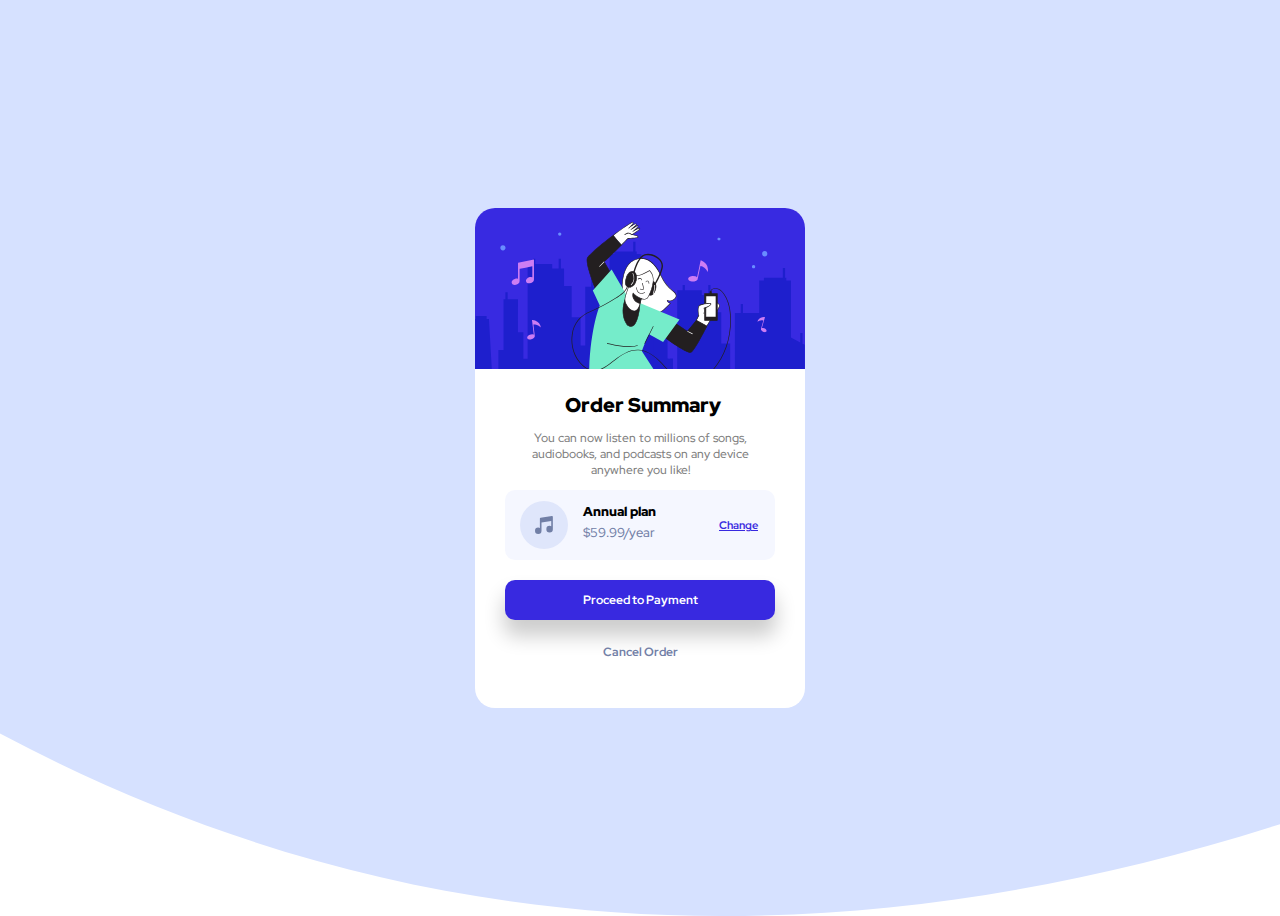
<file: 2nd Challenge/index.html>
<!DOCTYPE html>
<html lang="en">
<head>
  <meta charset="UTF-8">
  <meta name="viewport" content="width=device-width, initial-scale=1.0"> <!-- displays site properly based on user's device -->

  <link rel="icon" type="image/png" sizes="32x32" href="./images/favicon-32x32.png">
  <title>Frontend Mentor | Order summary card</title>

  <link rel="preconnect" href="https://fonts.googleapis.com">
  <link rel="preconnect" href="https://fonts.gstatic.com" crossorigin>
  <link href="https://fonts.googleapis.com/css2?family=Red+Hat+Display:wght@500;700;900&display=swap" rel="stylesheet">

  <link rel="stylesheet" href="style.css">

  <!-- Feel free to remove these styles or customise in your own stylesheet 👍 -->
  <style>
    .attribution { font-size: 11px; text-align: center; }
    .attribution a { color: hsl(228, 45%, 44%); }
  </style>
</head>
<body>
<div class="form">
  <div class="container">
    <img src="./images/illustration-hero.svg" alt="">
    <div class="summary">Order Summary</div>
    <p>You can now listen to millions of songs, audiobooks, and podcasts on any 
      device anywhere you like!</p>
      <div class="annual-plan">
        <svg xmlns="http://www.w3.org/2000/svg" width="48" height="48"><g fill="none" fill-rule="evenodd"><circle cx="24" cy="24" r="24" fill="#DFE6FB"/><path fill="#717FA6" fill-rule="nonzero" d="M32.574 15.198a.81.81 0 00-.646-.19L20.581 16.63a.81.81 0 00-.696.803V26.934a3.232 3.232 0 00-1.632-.44A3.257 3.257 0 0015 29.747 3.257 3.257 0 0018.253 33a3.257 3.257 0 003.253-3.253v-8.37l9.726-1.39v5.327a3.232 3.232 0 00-1.631-.441 3.257 3.257 0 00-3.254 3.253 3.257 3.257 0 003.254 3.253 3.257 3.257 0 003.253-3.253V15.81a.81.81 0 00-.28-.613z"/></g></svg>
        <div class="annual">
          <span class="black">Annual plan</span>
          <span class="grey">$59.99/year</span>
        </div>
        <button>Change</button>
      </div>
      <button class="proceed-button">Proceed to Payment</button>
      <button class="cancel-button">Cancel Order</button>
  </div>
</div>

  
  <!-- <div class="attribution">
    Challenge by <a href="https://www.frontendmentor.io?ref=challenge" target="_blank">Frontend Mentor</a>. 
    Coded by <a href="#">Your Name Here</a>.
  </div> -->
</body>
</html>
</file>
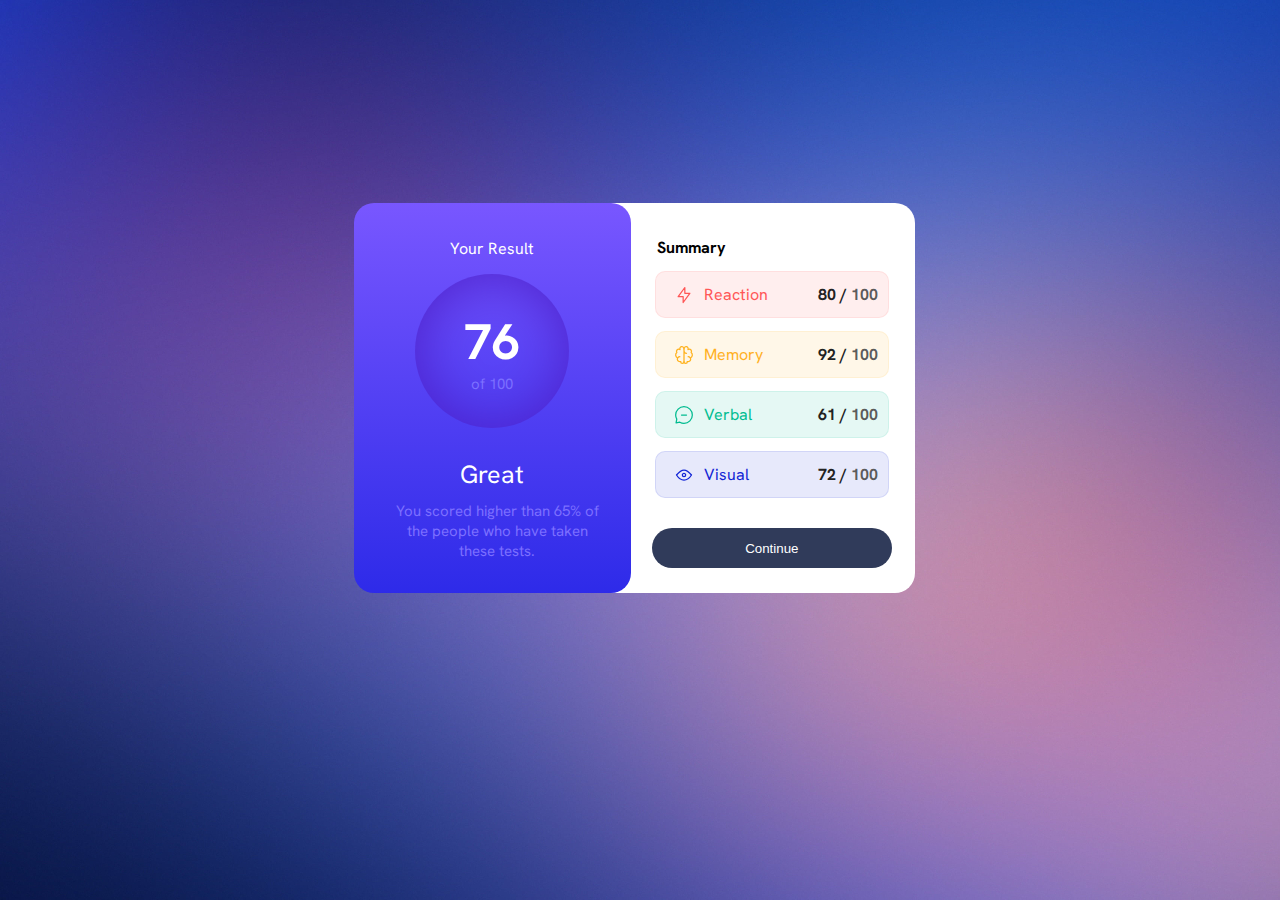
<file: front-end 1st challenge/index.html>
<!DOCTYPE html>
<html lang="en">
<head>
  <meta charset="UTF-8">
  <meta name="viewport" content="width=device-width, initial-scale=1.0"> <!-- displays site properly based on user's device -->

  <link rel="icon" type="image/png" sizes="32x32" href="./assets/images/favicon-32x32.png">
  <link rel="stylesheet" href="index.css">
  <title>Frontend Mentor | Results summary component</title>
  
  <!-- fonts -->
  <link rel="preconnect" href="https://fonts.googleapis.com">
  <link rel="preconnect" href="https://fonts.gstatic.com" crossorigin>
  <link href="https://fonts.googleapis.com/css2?family=Hanken+Grotesk:wght@500;700;800&display=swap" rel="stylesheet">
  
  <!-- Feel free to remove these styles or customise in your own stylesheet 👍 -->
  <style>
    .attribution { font-size: 11px; text-align: center; }
    .attribution a { color: hsl(228, 45%, 44%); }
  </style>
</head>
<body>
    <div class="card">
      <div class="blue-card">
        <div class="result">Your Result</div>
        <div class="circle">
          <div class="result-degree">
            <span class="first-76">76</span>
            <span class="second-100">of 100</span>
          </div>
        </div>
        <div class="great">
          Great
        </div>
        <p>
          You scored higher than 65% of the people who have taken these tests.
        </p>
      </div>
      <div class="white-card">
          <h4>
            Summary
          </h4>
          <div class="summary-sections">
            
            <div class="rection-bar">
              <div class="score-con">
              <svg xmlns="http://www.w3.org/2000/svg" width="20" height="20" fill="none" viewBox="0 0 20 20"><path stroke="#F55" stroke-linecap="round" stroke-linejoin="round" stroke-width="1.25" d="M10.833 8.333V2.5l-6.666 9.167h5V17.5l6.666-9.167h-5Z"/></svg>
              <span>Reaction</span>
              </div>
              <span class="black-text">80 /<span class="grey"> 100</span> </span>
          </div>

          <div class="memory-bar">
            <div class="score-con">
              <svg xmlns="http://www.w3.org/2000/svg" width="20" height="20" fill="none" viewBox="0 0 20 20"><path stroke="#FFB21E" stroke-linecap="round" stroke-linejoin="round" stroke-width="1.25" d="M5.833 11.667a2.5 2.5 0 1 0 .834 4.858"/><path stroke="#FFB21E" stroke-linecap="round" stroke-linejoin="round" stroke-width="1.25" d="M3.553 13.004a3.333 3.333 0 0 1-.728-5.53m.025-.067a2.083 2.083 0 0 1 2.983-2.824m.199.054A2.083 2.083 0 1 1 10 3.75v12.917a1.667 1.667 0 0 1-3.333 0M10 5.833a2.5 2.5 0 0 0 2.5 2.5m1.667 3.334a2.5 2.5 0 1 1-.834 4.858"/><path stroke="#FFB21E" stroke-linecap="round" stroke-linejoin="round" stroke-width="1.25" d="M16.447 13.004a3.334 3.334 0 0 0 .728-5.53m-.025-.067a2.083 2.083 0 0 0-2.983-2.824M10 3.75a2.085 2.085 0 0 1 2.538-2.033 2.084 2.084 0 0 1 1.43 2.92m-.635 12.03a1.667 1.667 0 0 1-3.333 0"/></svg>              
              <span>Memory</span>
            </div>
            <span class="black-text">92 /<span class="grey"> 100</span> </span>
          </div>

            

            <div class="verbal-bar">
              <div class="score-con">
                <svg xmlns="http://www.w3.org/2000/svg" width="20" height="20" fill="none" viewBox="0 0 20 20"><path stroke="#00BB8F" stroke-linecap="round" stroke-linejoin="round" stroke-width="1.25" d="M7.5 10h5M10 18.333A8.333 8.333 0 1 0 1.667 10c0 1.518.406 2.942 1.115 4.167l-.699 3.75 3.75-.699A8.295 8.295 0 0 0 10 18.333Z"/></svg>
                <span>Verbal</span>
              </div> 
              <span class="black-text">61 /<span class="grey"> 100</span> </span>
            </div>


            <div class="visual-bar">
              <div class="score-con">
                <svg xmlns="http://www.w3.org/2000/svg" width="20" height="20" fill="none" viewBox="0 0 20 20"><path stroke="#1125D6" stroke-linecap="round" stroke-linejoin="round" stroke-width="1.25" d="M10 11.667a1.667 1.667 0 1 0 0-3.334 1.667 1.667 0 0 0 0 3.334Z"/><path stroke="#1125D6" stroke-linecap="round" stroke-linejoin="round" stroke-width="1.25" d="M17.5 10c-1.574 2.492-4.402 5-7.5 5s-5.926-2.508-7.5-5C4.416 7.632 6.66 5 10 5s5.584 2.632 7.5 5Z"/></svg>
              <span>Visual</span>
              </div>
              <span class="black-text">72 /<span class="grey"> 100</span> </span>
            </div>
            <button>Continue</button>
          </div>
        </div>
         
  </div>
  



  
  <!-- <div class="attribution">
    Challenge by <a href="https://www.frontendmentor.io?ref=challenge" target="_blank">Frontend Mentor</a>. 
    Coded by <a href="#">Your Name Here</a>.
  </div> -->
</body>
</html>
</file>
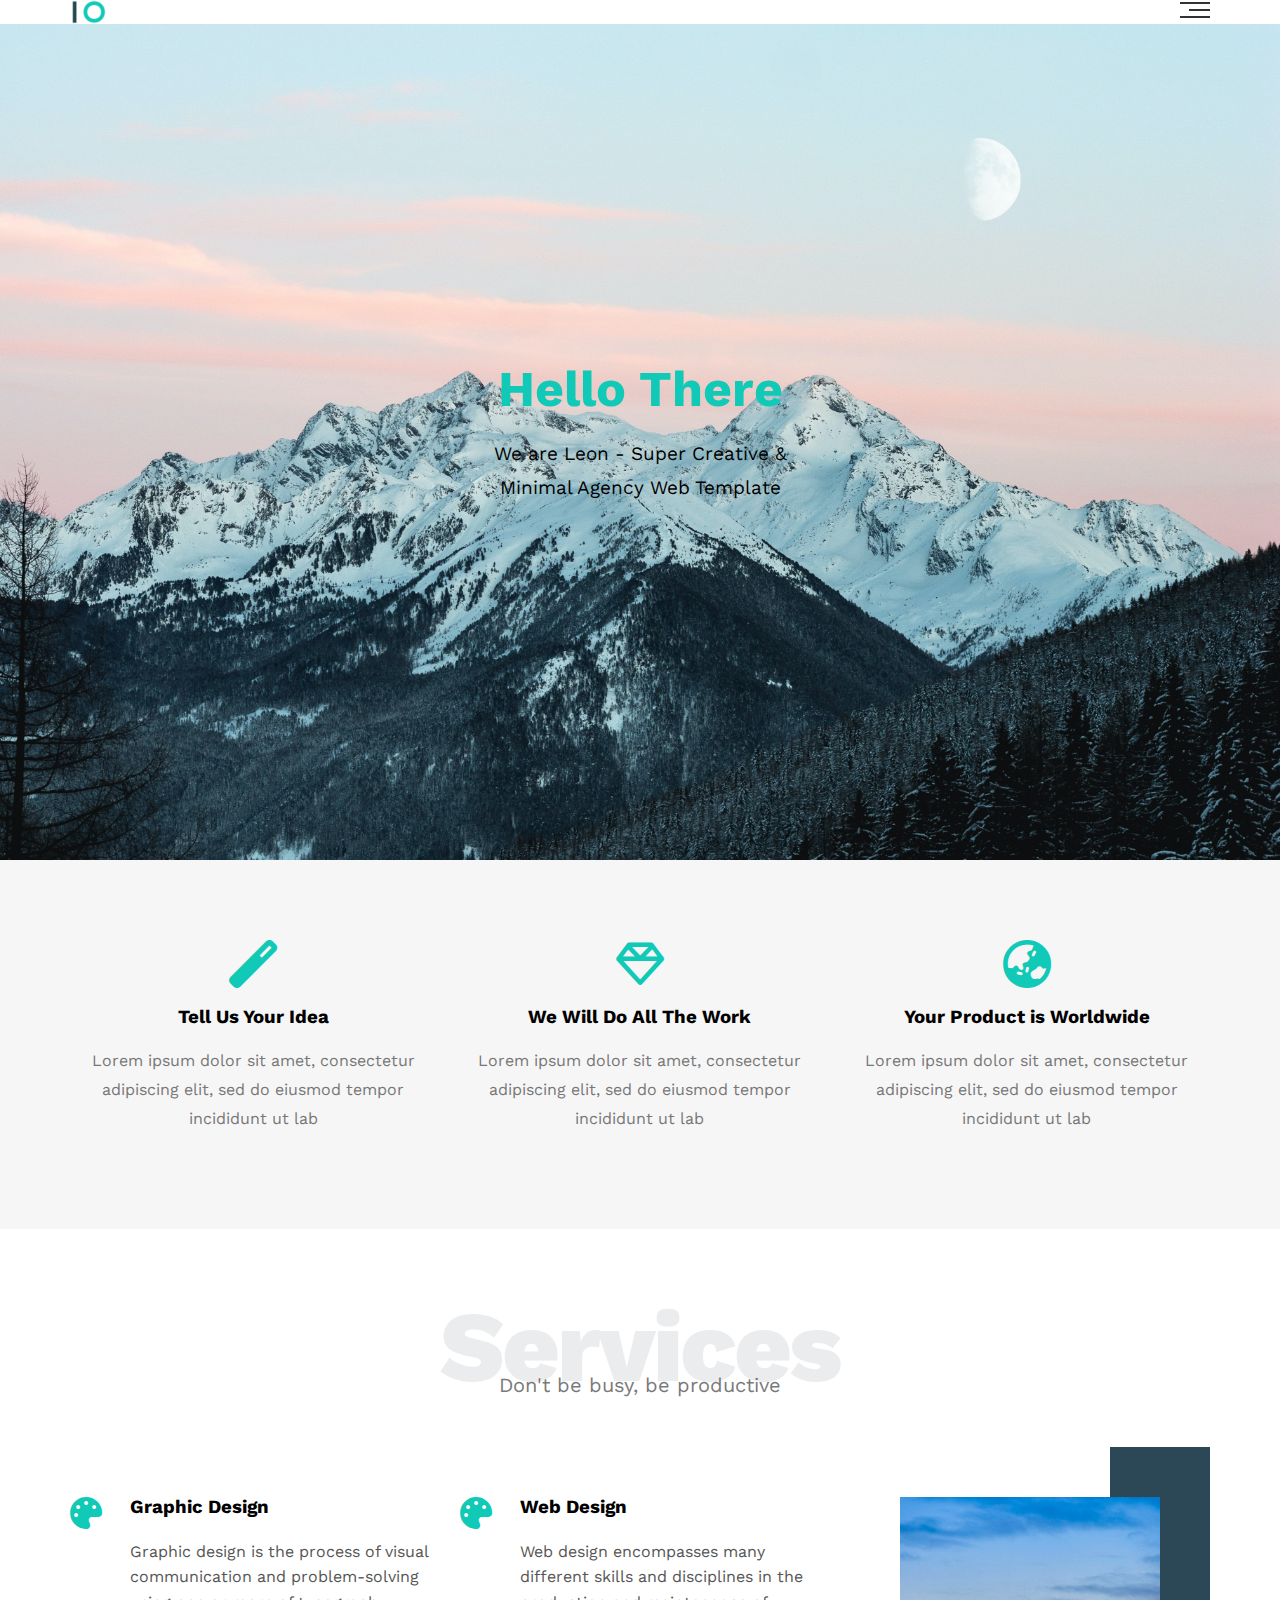
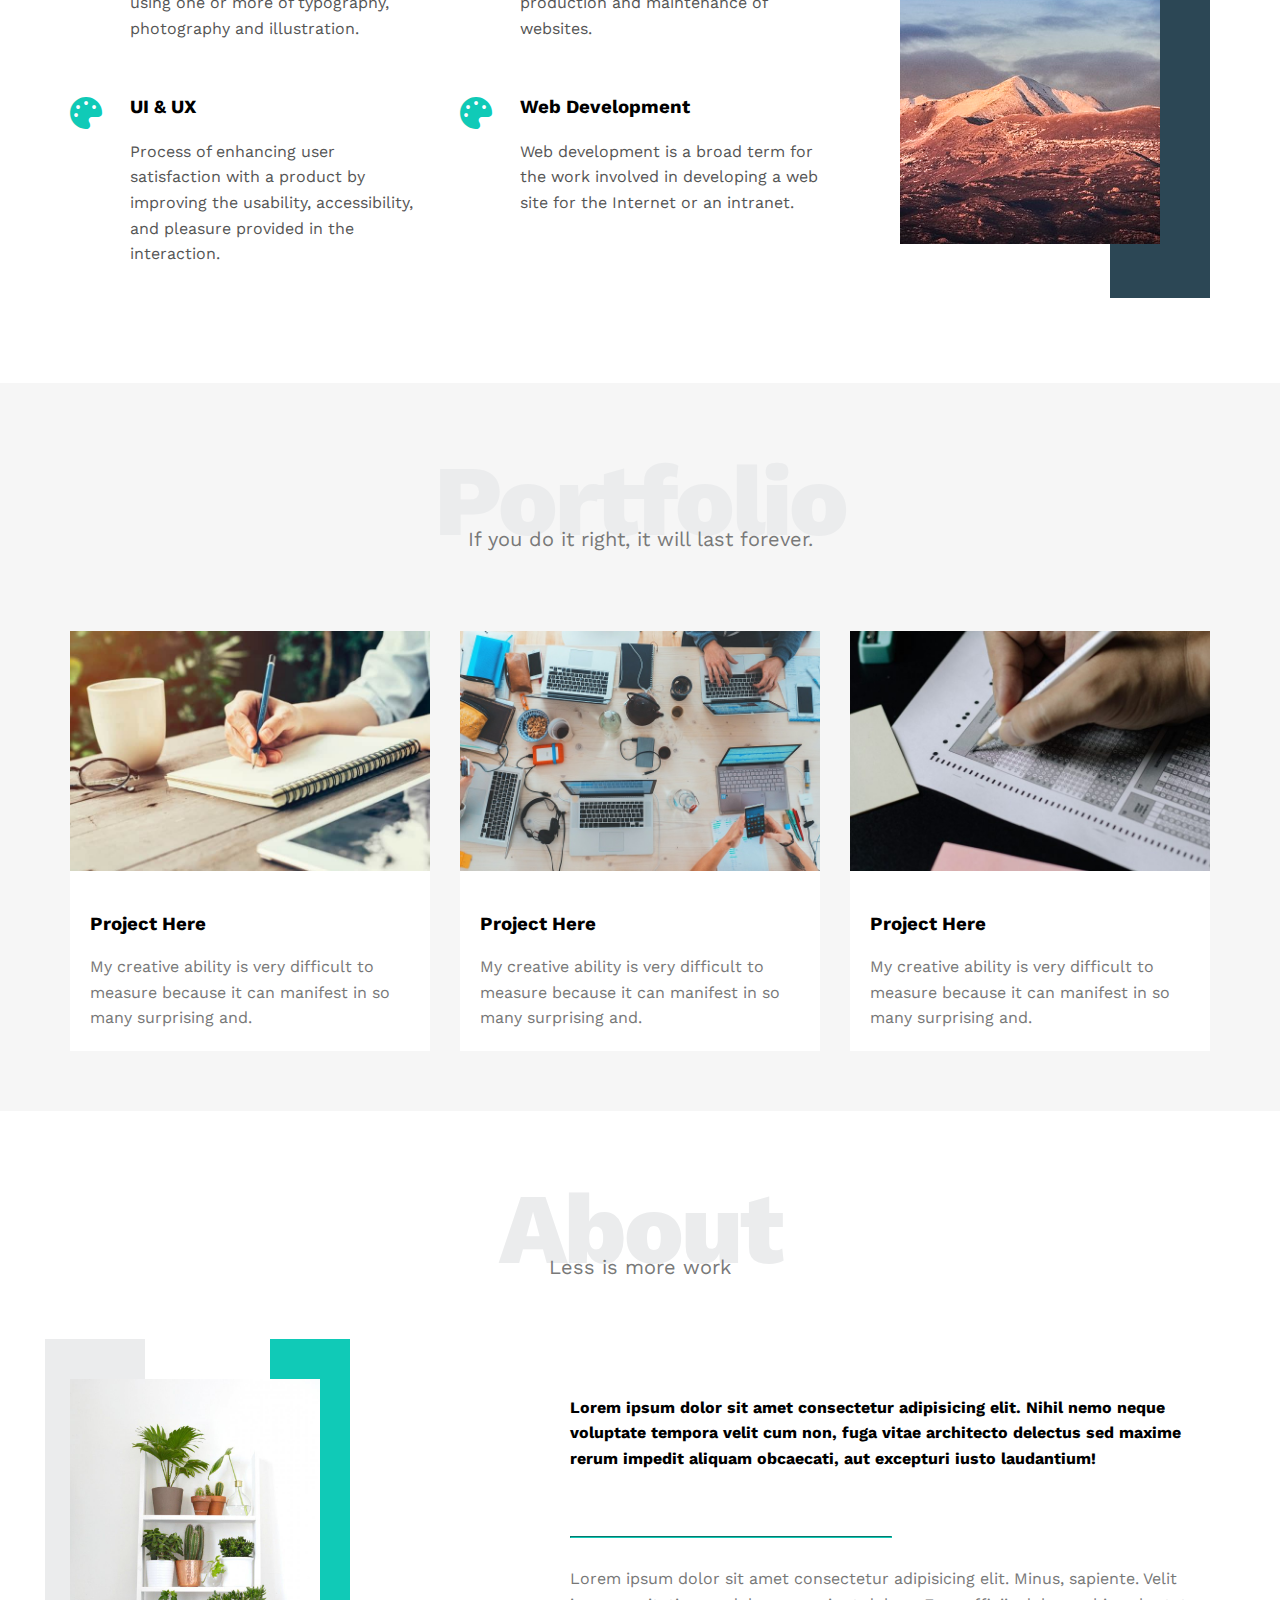
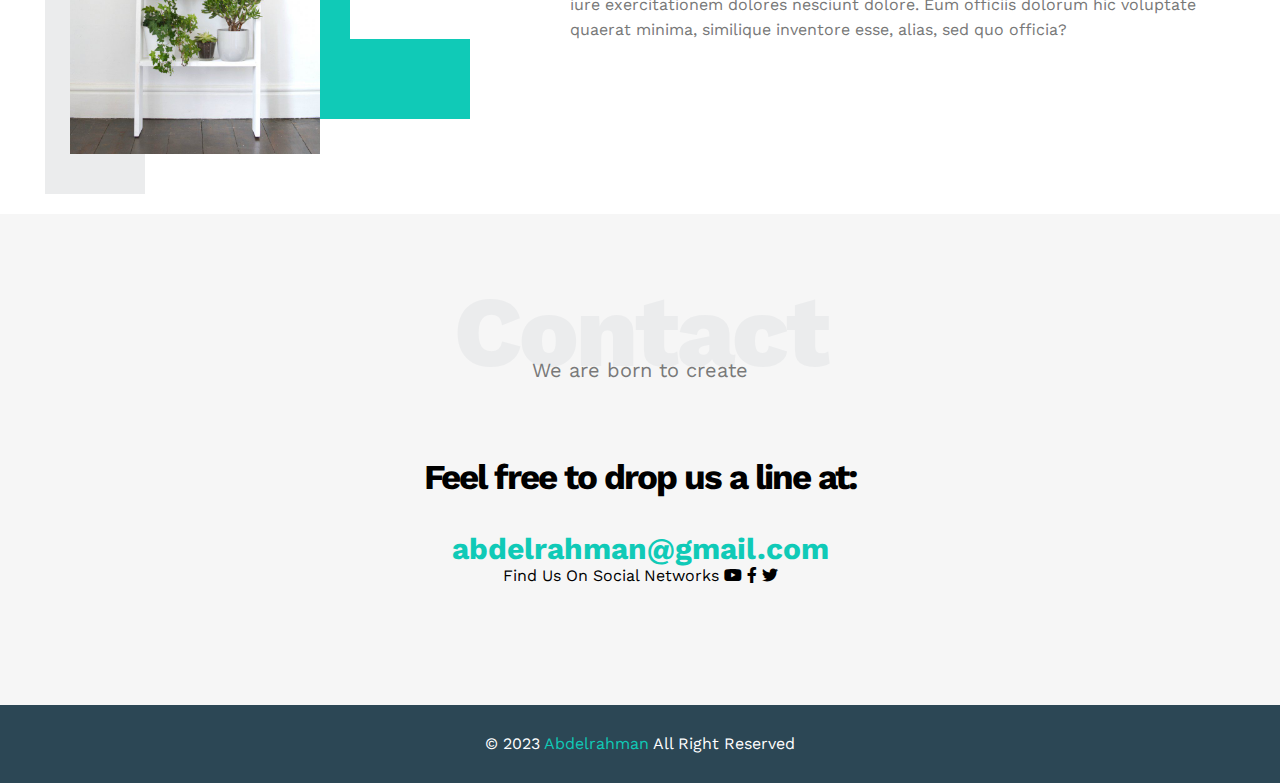
<file: TEMPLATE_1/index.html>
<!DOCTYPE html>
<html lang="en">

<head>
    <meta charset="UTF-8">
    <meta name="viewport" content="width=device-width, initial-scale=1.0">
    <title>Leon Template one</title>
    <!-- Main Template CSS File -->
    <link rel="stylesheet" href="css/leon.css">
    <!-- Render All Elements Normally -->
    <link rel="stylesheet" href="css/normalize.css">
    <!-- Font Awesome Library -->
    <link rel="stylesheet" href="css/all.min.css">
    <!-- Google Fonts -->
    <link rel="preconnect" href="https://fonts.googleapis.com">
    <link rel="preconnect" href="https://fonts.gstatic.com" crossorigin>
    <link href="https://fonts.googleapis.com/css2?family=Work+Sans:wght@200;300;400;500;600;700;800&display=swap"
        rel="stylesheet">

</head>

<body>
    <!-- Start Header -->
    <div class="header">
        <div class="container">
            <img class="logo" src="images/logo.png" alt="">
            <div class="links">
                <div class="icon">
                    <span></span>
                    <span></span>
                    <span></span>
                </div>
                <ul>
                    <li><a href="#services">Services</a></li>
                    <li><a href="#portofolio">Portofolio</a></li>
                    <li><a href="#About">About</a></li>
                    <li><a href="#contact">Contact</a></li>
                </ul>
            </div>
        </div>
    </div>
    <!-- End Header -->
    <!-- Start Landing Section -->
    <div class="landing">
        <div class="intro-text">
            <h1>Hello There</h1>
            <p>We are Leon - Super Creative &
                <br>Minimal Agency Web Template
            </p>
        </div>
    </div>
    <!-- End Landing Section -->
    <!-- Start Features -->
    <div class="features">
        <div class="container">
            <div class="feat">
                <i class="fas fa-magic fa-3x"></i>
                <h3>Tell Us Your Idea</h3>
                <p>Lorem ipsum dolor sit amet, consectetur adipiscing elit, sed do eiusmod tempor incididunt ut lab</p>
            </div>
            <div class="feat">
                <i class="far fa-gem fa-3x"></i>
                <h3>We Will Do All The Work</h3>
                <p>Lorem ipsum dolor sit amet, consectetur adipiscing elit, sed do eiusmod tempor incididunt ut lab</p>
            </div>
            <div class="feat">
                <i class="fas fa-globe-asia fa-3x"></i>
                <h3>Your Product is Worldwide</h3>
                <p>Lorem ipsum dolor sit amet, consectetur adipiscing elit, sed do eiusmod tempor incididunt ut lab</p>
            </div>
        </div>
    </div>
    <!-- End Features  -->
    <!-- Start services -->
    <div class="services">
        <div class="container">
            <h2 class="special-heading">Services</h2>
            <p>Don't be busy, be productive</p>
            <div class="services-content">
                <div class="col">
                    <!-- start service -->
                    <div class="srv">
                        <i class="fas fa-palette fa-2x"></i>
                        <div class="text">
                            <h3>Graphic Design</h3>
                            <p>Graphic design is the process of visual communication and problem-solving using one or
                                more of typography, photography and illustration.</p>
                        </div>
                    </div>
                    <div class="srv">
                        <i class="fas fa-palette fa-2x"></i>
                        <div class="text">
                            <h3>UI & UX</h3>
                            <p>Process of enhancing user satisfaction with a product by improving the usability,
                                accessibility, and pleasure provided in the interaction.</p>
                        </div>
                    </div>
                    <!-- end service -->
                </div>
                <div class="col">
                    <!-- start service -->
                    <div class="srv">
                        <i class="fas fa-palette fa-2x"></i>
                        <div class="text">
                            <h3>Web Design</h3>
                            <p>Web design encompasses many different skills and disciplines in the production and
                                maintenance of websites.</p>
                        </div>
                    </div>
                    <div class="srv">
                        <i class="fas fa-palette fa-2x"></i>
                        <div class="text">
                            <h3>Web Development</h3>
                            <p>Web development is a broad term for the work involved in developing a web site for the
                                Internet or an intranet.</p>
                        </div>
                    </div>
                    <!-- end service -->
                </div>
                <div class="col">
                    <div class="image image-column">
                        <img src="images/mountain.jpg" alt="">
                    </div>
                </div>
            </div>
        </div>
    </div>
    <!-- End Services -->
    <!-- Start Portfolio -->
    <div class="portfolio">
        <div class="container">
            <h2 class="special-heading">Portfolio</h2>
            <p>If you do it right, it will last forever.</p>
            <div class="portfolio-content">
                <div class="card">
                    <img src="images/portfolio-1.jpg" alt="">
                    <div class="info">
                        <h3>Project Here</h3>
                        <p>My creative ability is very difficult to measure because it can manifest in so many
                            surprising and.</p>
                    </div>
                </div>
                <div class="card">
                    <img src="images/portfolio-2.jpg" alt="">
                    <div class="info">
                        <h3>Project Here</h3>
                        <p>My creative ability is very difficult to measure because it can manifest in so many
                            surprising and.</p>
                    </div>
                </div>
                <div class="card">
                    <img src="images/portfolio-3.jpg" alt="">
                    <div class="info">
                        <h3>Project Here</h3>
                        <p>My creative ability is very difficult to measure because it can manifest in so many
                            surprising and.</p>
                    </div>
                </div>
            </div>
        </div>
    </div>
    <!-- End Portfolio -->
    <!-- Start About -->
    <div class="about">
        <div class="container">
            <h2 class="special-heading">About</h2>
            <p>Less is more work</p>
            <div class="about-content">
                <div class="image">
                    <img src="images/about.jpg" alt="">
                </div>
                <div class="text">
                    <p class="p1">Lorem ipsum dolor sit amet consectetur adipisicing elit. Nihil nemo neque voluptate
                        tempora velit
                        cum non, fuga vitae architecto delectus sed maxime rerum impedit aliquam obcaecati, aut
                        excepturi iusto laudantium!</p>
                    <hr>
                    <p class="p2">Lorem ipsum dolor sit amet consectetur adipisicing elit. Minus, sapiente. Velit iure
                        exercitationem dolores nesciunt dolore. Eum officiis dolorum hic voluptate quaerat minima,
                        similique inventore esse, alias, sed quo officia?</p>

                </div>
            </div>
        </div>
    </div>
    <!-- End About -->

    <!-- Start content -->
    <div class="contact">
        <div class="container">
            <h2 class="special-heading">Contact</h2>
            <p>We are born to create</p>
            <div class="info">
                <p>Feel free to drop us a line at:</p>
                <a href="" class="link">abdelrahman@gmail.com</a>
                <div class="social">
                    Find Us On Social Networks
                    <i class="fab fa-youtube"></i>
                    <i class="fab fa-facebook-f"></i>
                    <i class="fab fa-twitter"></i>
                </div>
            </div>
        </div>
    </div>
    <!-- End content -->
    <!-- Footer -->
    <div class="footer">
        © 2023
        <span>Abdelrahman</span>
        All Right Reserved
    </div>
    <!-- Footer -->
</body>

</html>
</file>
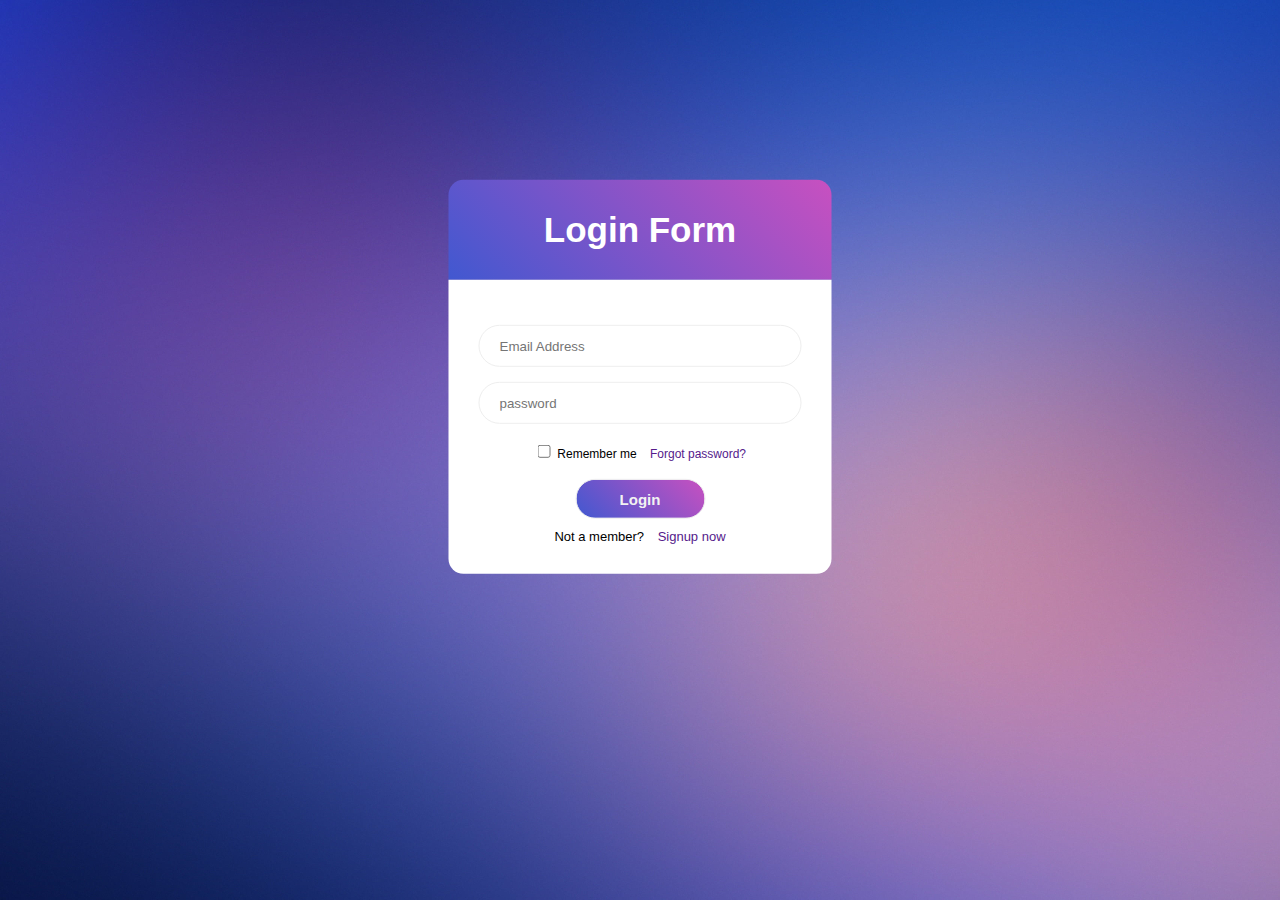
<file: Login Form/test1.html>
<!DOCTYPE html>
<html lang="en">

<head>
    <meta charset="UTF-8">
    <title>Login Form</title>
    <link rel="stylesheet" href="test1.css">
</head>

<body>
    <form class="login-form">
        <div class="log">
            <div class="title">Login Form</div>
        </div>
        <div class="tot">
            <div class="email">
                <input id="em" type="email" placeholder="Email Address" required>
            </div>
            <div class="email">
                <input id="em" type="password" placeholder="password" required>
            </div>
            <div class="check">
                <input id="check" type="checkbox">
                <label for="check">Remember me</label>
                <a href="" target="_blank" title="go to forget password page">Forgot password?</a>
            </div>
            <input type="submit" name="login-button" value="Login">
            <div class="not">
                <label for="signup">Not a member?</label>
                <a href="" id="signup" title="go to signup page">Signup now</a>
            </div>
        </div>
    </form>

</body>

</html>
</file>
<file: 2nd Challenge/style.css>
body{
    font-family: 'Red Hat Display', sans-serif;
    height: 100vh;
    background-image: url('./images/pattern-background-desktop.svg');
    background-size: cover;
}
button{
    font-family: 'Red Hat Display', sans-serif;

}
.form{
    position: relative;
    text-align: center;
    min-height: 100vh;
}
.form .container{
    background-color: white;
    width: 330px;
    height: 500px;
    position: absolute;
    top: 50%;
    left: 50%;
    transform: translate(-50%,-50%);
    border-radius: 20px;
    justify-content: center;
    align-items: center;
    /* display: grid; */
}
.form .container img{
    width: 100%;
    border-top-left-radius: 20px;
    border-top-right-radius: 20px;
}
.form .container .summary{
    padding: 8px;
    padding-bottom: 0px;
    margin: 10px 0px 0px 5px;
    font-size: 20px;
    font-weight: 900;
    
}
.form .container p{
    font-size: 12px;
    margin-left: 30px;
    margin-right: 30px;
    color: grey;
    font-weight: 500;
}
.form .container .annual-plan{
    display: flex;
    background-color: hsl(225, 100%, 98%);
    align-items: center;
    width: 270px;
    height: 70px;
    border-radius: 10px;
    margin-left: auto;
    margin-right: auto;    
    
}
.form .container .annual-plan svg{
    margin-left: 15px;
    margin-right: 15px;
}
.form .container .annual-plan .annual{
    width: 100px;
    height: 50px;
    text-align: left;
}
.form .container .annual-plan .annual .black{
    font-weight: 900;
    font-size: 13px;
}
.form .container .annual-plan .annual .grey{
    font-weight: 500;
    font-size: 13px;
    color: hsl(224, 23%, 55%);
}
.form .container .annual-plan button{
    color: hsl(245, 75%, 52%);
    border: none;
    background: none;
    font-weight: 700;
    text-align: left;
    margin-left: 30px;
    font-size: 11px;
    text-decoration: underline;
}
.form .container .annual-plan button:hover{
    color: hsl(224, 23%, 55%);
}
.form .container .proceed-button{
    border: none;
    background: none;
    width: 270px;
    height: 40px;
    background-color: hsl(245, 75%, 52%);
    color: white;
    border-radius: 10px;
    margin-top: 20px;
    margin-bottom: 20px;
    font-weight: 700;
    font-size: 12px;
    box-shadow: 0 15px 20px 1px rgba(0, 0, 0, 0.2);
}
.form .container .proceed-button:hover{
    background-color: hsl(224, 23%, 55%);
}
.form .container .cancel-button{
    border: none;
    background: none;
    color: hsl(224, 23%, 55%);
    font-weight: 700;
    font-size: 12px;
}
.form .container .cancel-button:hover{
    color: hsl(223, 47%, 23%);
}
</file>
<file: front-end 1st challenge/index.css>
.root{

}
body{
    font-family: 'Hanken Grotesk', sans-serif;
    position: relative;
    background-image: url('peakpx.jpg');
    height: 100%;
}

.card{
    background-color: white;
    border-top-right-radius: 20px;
    border-bottom-right-radius: 20px;
    top: 50%;
    left: 50%;
    width: 550px;
    height: 390px;
    border-radius: 20px;
    position: absolute;
    justify-content: center;
    transform: translate(-50%,50%);
    display: flex;

}
.card .blue-card{
    background: linear-gradient(
        to bottom,
        hsl(252, 100%, 67%),
        hsl(241, 81%, 54%)
      );
    width: 45%;
    height: 350px;
    right: 2%;
    border-radius: 20px;
    position: relative;
    padding: 20px;
    text-align: center;
    color: white;
}
.card .blue-card .result{
    margin: 10px;
    padding: 5px;
}
.card .blue-card .circle{
    text-align: center;    
}
.card .blue-card .circle .result-degree{
    display: flex;
    justify-content: center;
    align-items: center;
    text-align: center;
    box-shadow: inset 1px 1px 55px 0px hsla(256, 72%, 46%, 1);
    width: 74px;
    height: 74px;
    border-radius: 100%;
    flex-direction: column;
    margin: 0 auto;
    padding: 40px;
}
.card .blue-card .circle .result-degree .first-76{
    font-size: 50px;
    font-weight: bold;
    color: #fff;
}
.card .blue-card .circle .result-degree .second-100{
    font-size: 15px;
    font-weight: 500px;
    color: #7C6FFF;
}
.card .blue-card .great{
    padding-top: 20px;
    font-size: 25px;
    margin: 10px;
    color: #fff;
}
.card .blue-card p{
    font-size: 15px;
    font-weight: 400px;
    color: #7C6FFF;
    margin: 7px;
    padding: 0px 0px 0px 10px;
}
.card .white-card{
    width: 50%;
    height: 386px;
    position: relative;
    background-color: hsl(0, 0%, 100%);
    border-radius: 20px;
    margin-right: 10px;
    margin-top: 4px;
}
.card .white-card h4{
    padding-top: 20px;
    margin: 10px;
    font-weight: bold;
    margin-left: 15px;
}

.card .white-card .summary-sections{
    display: flex;
    flex-direction: column;
    width: 240px;
    margin-left: 10px;
}
.card .white-card .score-con{
    margin: 0px 10px;
    display: flex;
    align-items: center;
}
.score-con svg{
    margin-right: 10px;

}
.card .white-card .rection-bar{
   display: flex;
   justify-content: space-between;
   align-items: center;
   margin: 3px;
   margin-bottom: 10px;
   color: hsl(0, 100%, 67%);
   background-color: hsla(0, 100%, 67%,0.1);
   height: 45px;
   border-radius: 10px;
   padding: 0px 10px 0px 8px;
   border: 1px solid hsla(0, 100%, 67%,0.1);
}


.black-text{
    color: #222;
    font-weight: bold;
}
.grey{
    color: rgba(87, 87, 87, 0.992);
}
.card .white-card .memory-bar{
    display: flex;
    justify-content: space-between;
    align-items: center;
    margin: 3px;
    margin-bottom: 10px;
    color: hsl(39, 100%, 56%);
    background-color: hsla(39, 100%, 56%,0.1);
    height: 45px;
    border-radius: 10px;
    padding: 0px 10px 0px 8px;
    border: 1px solid hsla(39, 100%, 56%,0.1);
}
.card .white-card .verbal-bar{
    display: flex;
    justify-content: space-between;
    align-items: center;
    margin: 3px;
    margin-bottom: 10px;
    color: hsl(166, 100%, 37%);
    background-color: hsla(166, 100%, 37%,0.1);
    height: 45px;
    border-radius: 10px;
    padding: 0px 10px 0px 8px;
    border: 1px solid hsla(166, 100%, 37%,0.1);

}
.card .white-card .visual-bar{
    display: flex;
    justify-content: space-between;
    align-items: center;
    margin: 3px;
    margin-bottom: 10px;
    color: hsl(234, 85%, 45%);
    background-color: hsla(234, 85%, 45%,0.1);
    height: 45px;
    border-radius: 10px;
    padding: 0px 10px 0px 8px;
    border: 1px solid hsla(234, 85%, 45%,0.1);

}

button{
  margin-top: 20px;
  border: none;
  color: white;
  outline: none;
  background-color: hsl(224, 30%, 27%);
  height: 40px;
  width: 100%;
  border-radius: 30px;
  text-align: center;
}
button:hover{
    background: linear-gradient(
        to bottom,
        hsl(252, 100%, 67%),
        hsl(241, 81%, 54%)
      );
}
</file>
<file: TEMPLATE_1/css/leon.css>
:root {
    --main-color: #10cab7;
    --secondery-color: #2c4755;
}

* {
    box-sizing: border-box;
}

body {
    font-family: "Work Sans", sans-serif;
}

.container {
    padding-left: 15px;
    padding-right: 15px;
    margin-left: auto;
    margin-right: auto;
}

@media(min-width:768px) {
    .container {
        width: 750px;
    }
}

@media(min-width:992px) {
    .container {
        width: 970px;
    }
}

@media(min-width:1200px) {
    .container {
        width: 1170px;
    }
}

/* End Global Rules */

.special-heading {
    text-align: center;
    color: #ebeced;
    font-size: 100px;
    font-weight: 800;
    letter-spacing: -3px;
    margin: 0;
}

.special-heading+p {
    margin: -30px 0 0;
    font-size: 20px;
    text-align: center;
    color: #797979;

}

@media (max-width:767px) {
    .special-heading {
        font-size: 60px;
    }

    .special-heading+p {
        margin-top: -20px;
    }
}

/* Start Header */
.header .container {
    display: flex;
    justify-content: space-between;
    align-items: center;
}

.logo {
    width: 60px;
}

.header .links {
    position: relative;
}

.header .links:hover .icon span:nth-child(2) {
    width: 100%;
}

.header .links .icon {
    width: 30px;
    display: flex;
    flex-wrap: wrap;
    justify-content: flex-end;
}

.header .links .icon span {
    background-color: #333;
    margin-bottom: 5px;
    height: 2px;


}

.header .links .icon span:first-child {
    width: 100%;
}

.header .links .icon span:nth-child(2) {
    width: 70%;
    transition: 0.3s;
}

.header .links .icon span:last-child {
    width: 100%;
}

.header .links ul {
    list-style: none;
    padding: 0;
    margin: 0;
    background-color: #F6F6F6;
    position: absolute;
    right: 0;
    min-width: 200px;
    top: calc(100% + 15px);
    display: none;
    z-index: 1;
}

.header .links ul::before {
    content: "";
    border-width: 10px;
    border-style: solid;
    border-color: transparent transparent #F6F6F6 transparent;
    position: absolute;
    right: 1%;
    top: -20px;
}

.header .links ul li a {
    display: block;
    padding: 15px;
    text-decoration: none;
    color: #333;
    transition: 0.3s;
}

.header .links:hover ul {
    display: block;
}

.header .links ul li a:hover {
    padding-left: 25px;
}

.header .links ul li:not(:last-child) {
    border-bottom: 1px solid #ddd;
}

/* Header End */
/* Start Landing Section */
.landing {
    background-image: url("../images/pexels-eberhard-grossgasteiger-1287145.jpg");
    background-size: cover;
    height: calc(100vh - 64px);
    position: relative;
}

.landing .intro-text {
    position: absolute;
    left: 50%;
    top: 50%;
    transform: translate(-50%, -50%);
    text-align: center;
}

.landing .intro-text h1 {
    margin: 0;
    font-weight: bold;
    font-size: 50px;
    color: var(--main-color);
}

.landing .intro-text p {
    font-size: 19px;
    line-height: 1.8;

}

/* End Landing Section */
/* Start Features */
.features {
    padding-top: 60px;
    padding-bottom: 60px;
    background-color: #f6f6f6;

}

.features .container {
    display: grid;
    grid-template-columns: repeat(auto-fill, minmax(300px, 1fr));
    grid-gap: 20px;
}

.features .container .feat {
    padding: 20px;
    text-align: center;
}

.features .container i {
    color: var(--main-color);
}

.features .container h3 {
    font-weight: 800px;
}

.features .container p {
    line-height: 1.8;
    color: #777;
}

/* End Features */
/* Start services */
.services {
    padding-top: 60px;
    padding-bottom: 60px;
}

.services .services-content {
    display: grid;
    grid-template-columns: repeat(auto-fill, minmax(300px, 1fr));
    grid-gap: 30px;
    margin-top: 100px;
}

.services .services-content .srv i {
    color: var(--main-color);
    flex-basis: 60px;
}

.services .services-content .srv {
    display: flex;
    margin-bottom: 40px;
}

@media(max-width:767px) {
    .services .services-content .srv {
        flex-direction: column;
        text-align: center;
    }
}

.services .services-content .srv .text p {
    line-height: 1.6;
    color: #555;
    font-weight: 300px;
}

.services .services-content .srv .text h3 {
    margin: 0 0 20px;

}

.services .services-content .text {
    flex: 1;
}

.services .services-content .image {
    text-align: center;
    position: relative;
}

.services .services-content .image::before {
    content: "";
    top: -50px;
    right: 0;
    background-color: var(--secondery-color);
    width: 100px;
    position: absolute;
    height: calc(100% + 100px);
    z-index: -1;
}

.services .services-content .image img {
    width: 260px;
}

@media(max-width:1199px) {
    .image-column {
        display: none;
    }
}

/* End services */

/* Start porfolio */
.portfolio {
    background-color: #f6f6f6;
    padding-top: 60px;
    padding-bottom: 60px;
}

.portfolio .portfolio-content {
    display: grid;
    margin-top: 100px;
    grid-template-columns: repeat(auto-fill, minmax(300px, 1fr));
    grid-gap: 30px;
    margin-top: 80px;
}

.portfolio .portfolio-content .card {
    background-color: white;
}

.portfolio .portfolio-content .card img {
    max-width: 100%;
}

.portfolio .portfolio-content .card .info {
    padding: 20px;
}

.portfolio .portfolio-content .card .info p {
    color: #777;
    line-height: 1.6;
    margin-bottom: 0;
}

/* End portfolio */

/* Start About */

.about {
    padding-top: 60px;
    padding-bottom: 60px;
}

.about .about-content {
    margin-top: 100px;
    display: flex;
    flex-wrap: wrap;
    justify-content: space-between;
}

.about .about-content .image {
    position: relative;
    width: 250px;
    height: 375px;
}

.about .about-content .image::before {
    content: "";
    top: -40px;
    left: -25px;
    background-color: #ebeced;
    width: 100px;
    height: calc(100% + 80px);
    position: absolute;
    z-index: -1;
}

.about .about-content .image::after {
    content: "";
    top: -40px;
    right: -150px;
    position: absolute;
    height: 300px;
    width: 120px;
    border-bottom: 80px solid var(--main-color);
    border-left: 80px solid var(--main-color);
    z-index: -1;
}

.about .about-content .image img {
    max-width: 100%;
}

.about .about-content .text {
    flex-basis: calc(100% - 500px);
}

.about .about-content .text .p1 {
    line-height: 1.6;
    font-weight: bold;
    padding-bottom: 40px;

}

.about .about-content .text .p2 {
    line-height: 1.6;
    color: #777;
}

.about .about-content .text hr {
    width: 50%;
    display: inline-block;
    border-color: var(--main-color);
}

@media(max-width:991px) {
    .about .about-content {
        flex-direction: column;
        text-align: center;
    }

    .about .about-content .image {
        margin: 0 auto 60px;
    }
}

/* End About */

/* Start Contact */
.contact {
    padding-top: 60px;
    padding-bottom: 60px;
    background-color: #f6f6f6;
}

.contact .info {
    padding-top: 60px;
    padding-bottom: 60px;
    text-align: center;
}

.contact .info p {
    font-weight: bold;
    font-size: 35px;
    margin-top: 15px;
    letter-spacing: -2px;
}

.contact .info a {
    color: var(--main-color);
    text-decoration: none;
    font-size: 30px;
    font-weight: 700;
}

@media(max-width:767px) {
    .contact .info p {
        font-size: 20px;
    }

    .contact .info a {
        font-size: 15px;
    }
}

/* End Contact */

/* Footer */
.footer {
    background-color: var(--secondery-color);
    color: white;
    text-align: center;
    padding: 30px 10px;
}

.footer span {
    color: var(--main-color);
}
/*  */
</file>
<file: Login Form/test1.css>
* {
    font-family: Verdana, Geneva, Tahoma, sans-serif;
}


body {
    display: grid;
    place-items: center;
    border-radius: 15px;
    background-image: url('imgs/peakpx.jpg');
}

.login-form {
    border-radius: 15px;
    text-align: center;
    position: absolute;
    top: 55%;
    left: 50%;
    transform: translate(-50%, -80%);
}

.log {
    background: linear-gradient(-135deg, #c850c0, #4158d0);
    line-height: 100px;
    border-radius: 15px 15px 0px 0px;
}

.tot {
    padding: 30px;
    background-color: #fff;
    border-radius: 0px 0px 15px 15px;
}

.log .title {
    font-size: 35px;
    border-radius: 15px;
    text-align: center;
    color: #fff;
    font-weight: 600;
}

.email {
    padding: 15px 0px 0px 0px;

}

#em {
    border-radius: 25px;
    min-width: 300px;
    height: 20px;
    border: 1px solid #eee;
    padding: 10px 1px;
    display: inline-block;
    padding-left: 20px;

}



.check {
    padding: 18px;
    font-size: 12px;
}

a {
    padding-left: 10px;
    text-decoration: none;
}

input[type=submit] {
    background: linear-gradient(-135deg, #c850c0, #4158d0);
    border-radius: 25px;
    width: 130px;
    height: 40px;
    border: 1px solid #eee;
    color: #f2f2f2;
    font-weight: 600;
    font-size: 15px;
    transition-duration: 0.5;
}

input[type=submit]:hover {
    background: linear-gradient(-135deg, #4158d0, #c850c0);
    cursor: pointer;
}

.not {
    padding: 10px 0px 0px 0px;
    font-size: 13px;
}

.email:focus {
    border: 1px solid #4158d0;
    outline: none;
}
</file>
